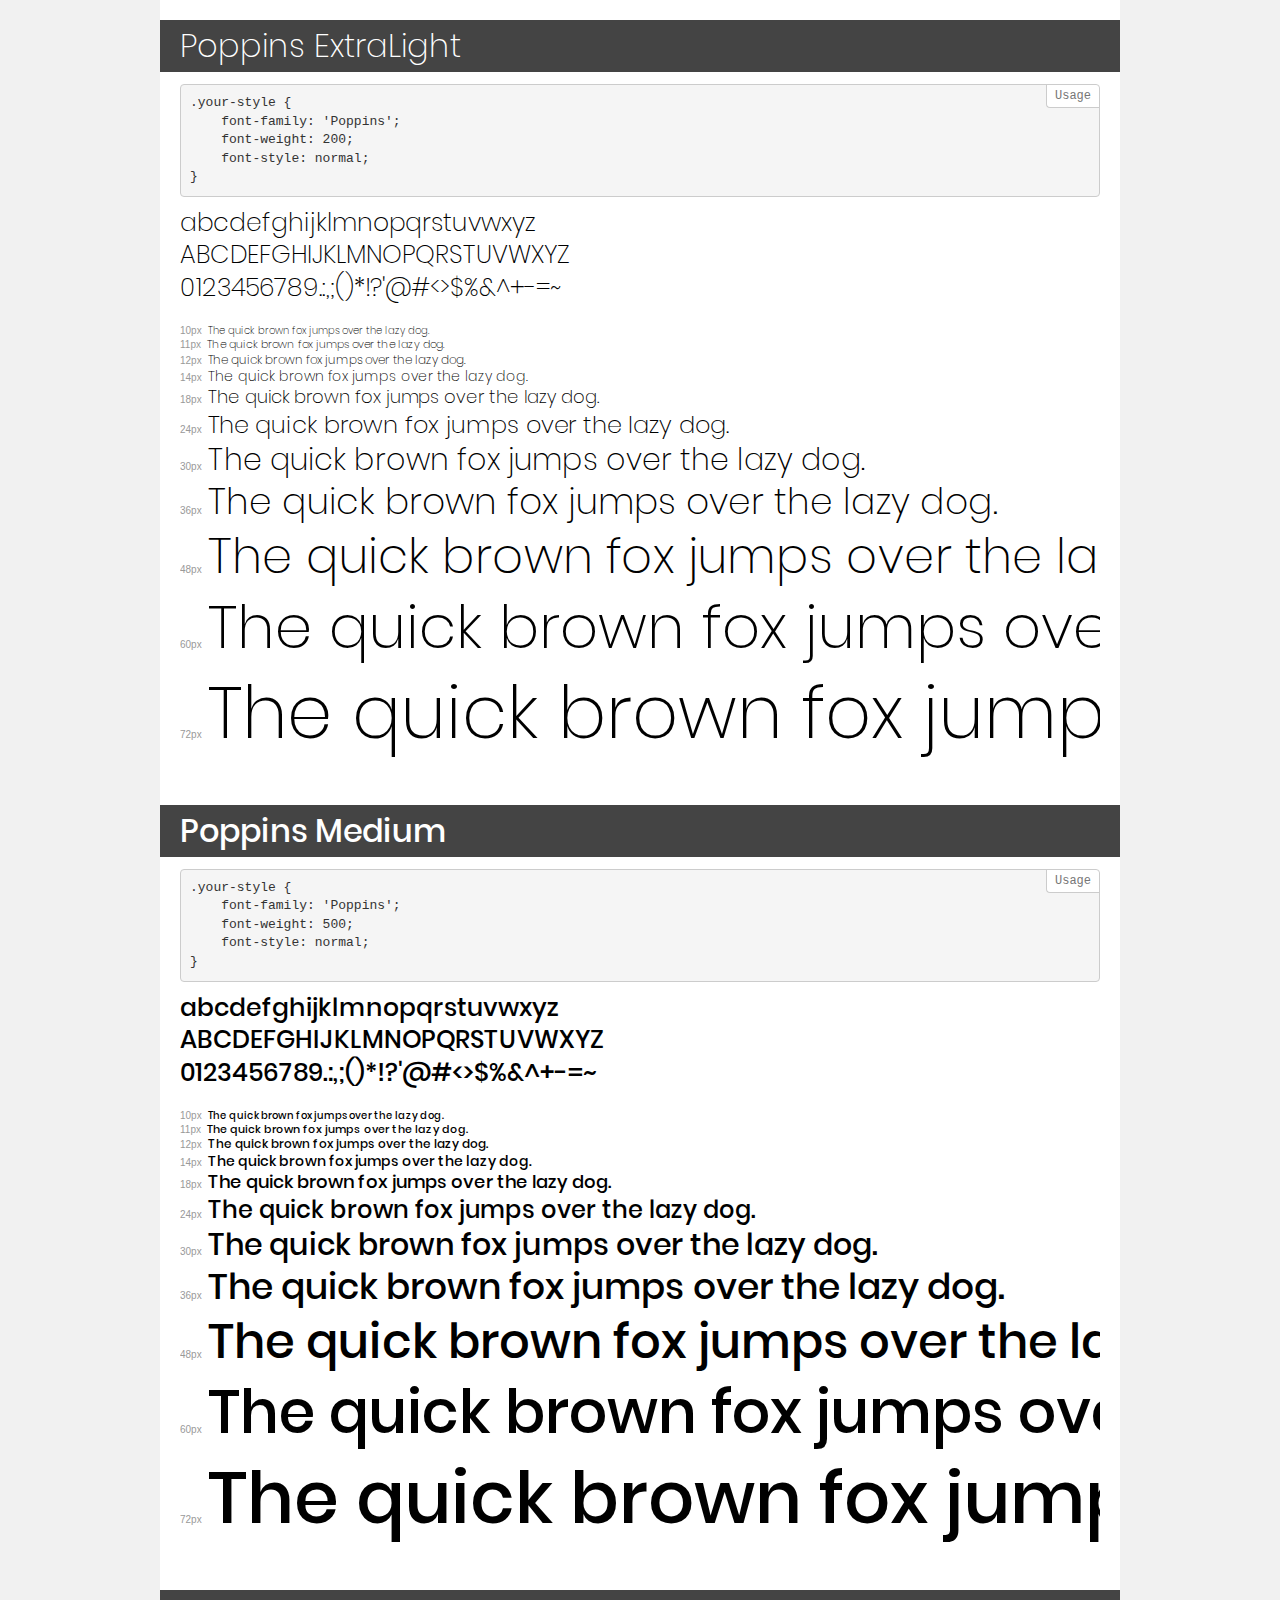
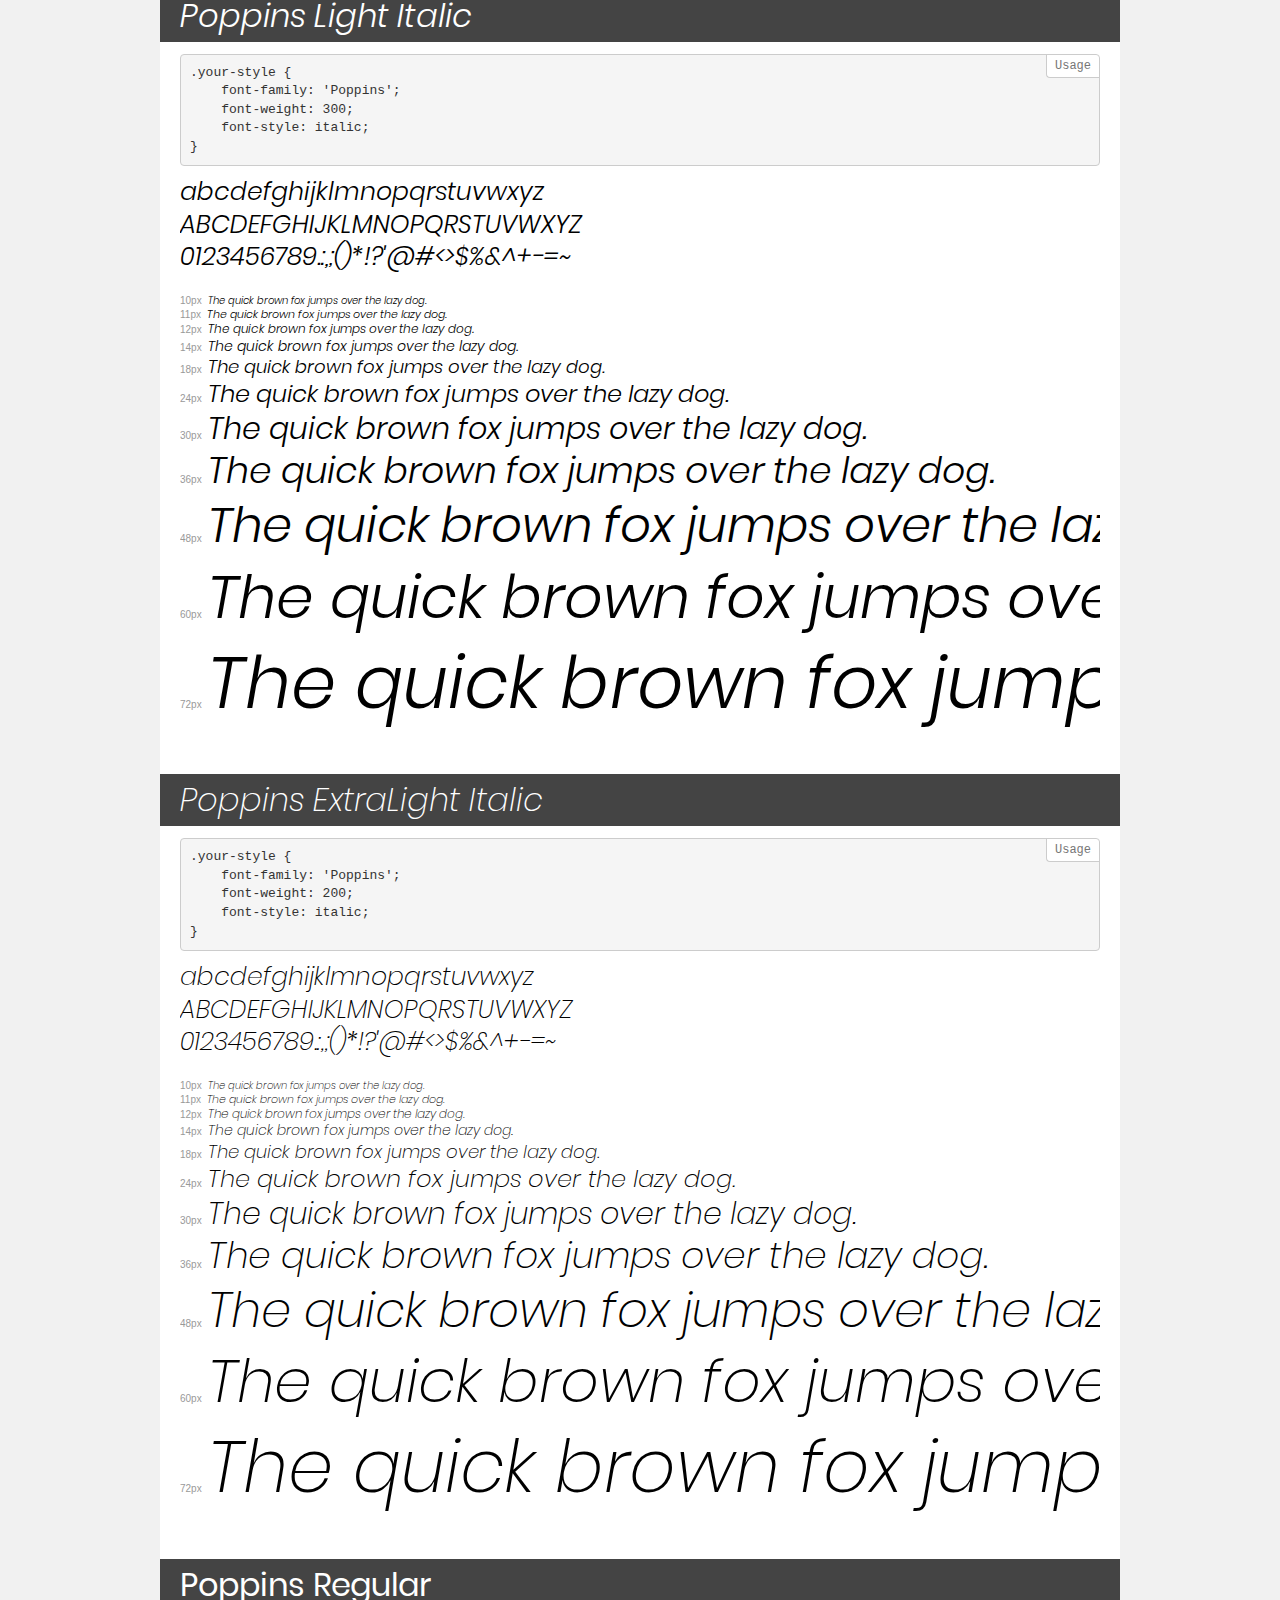
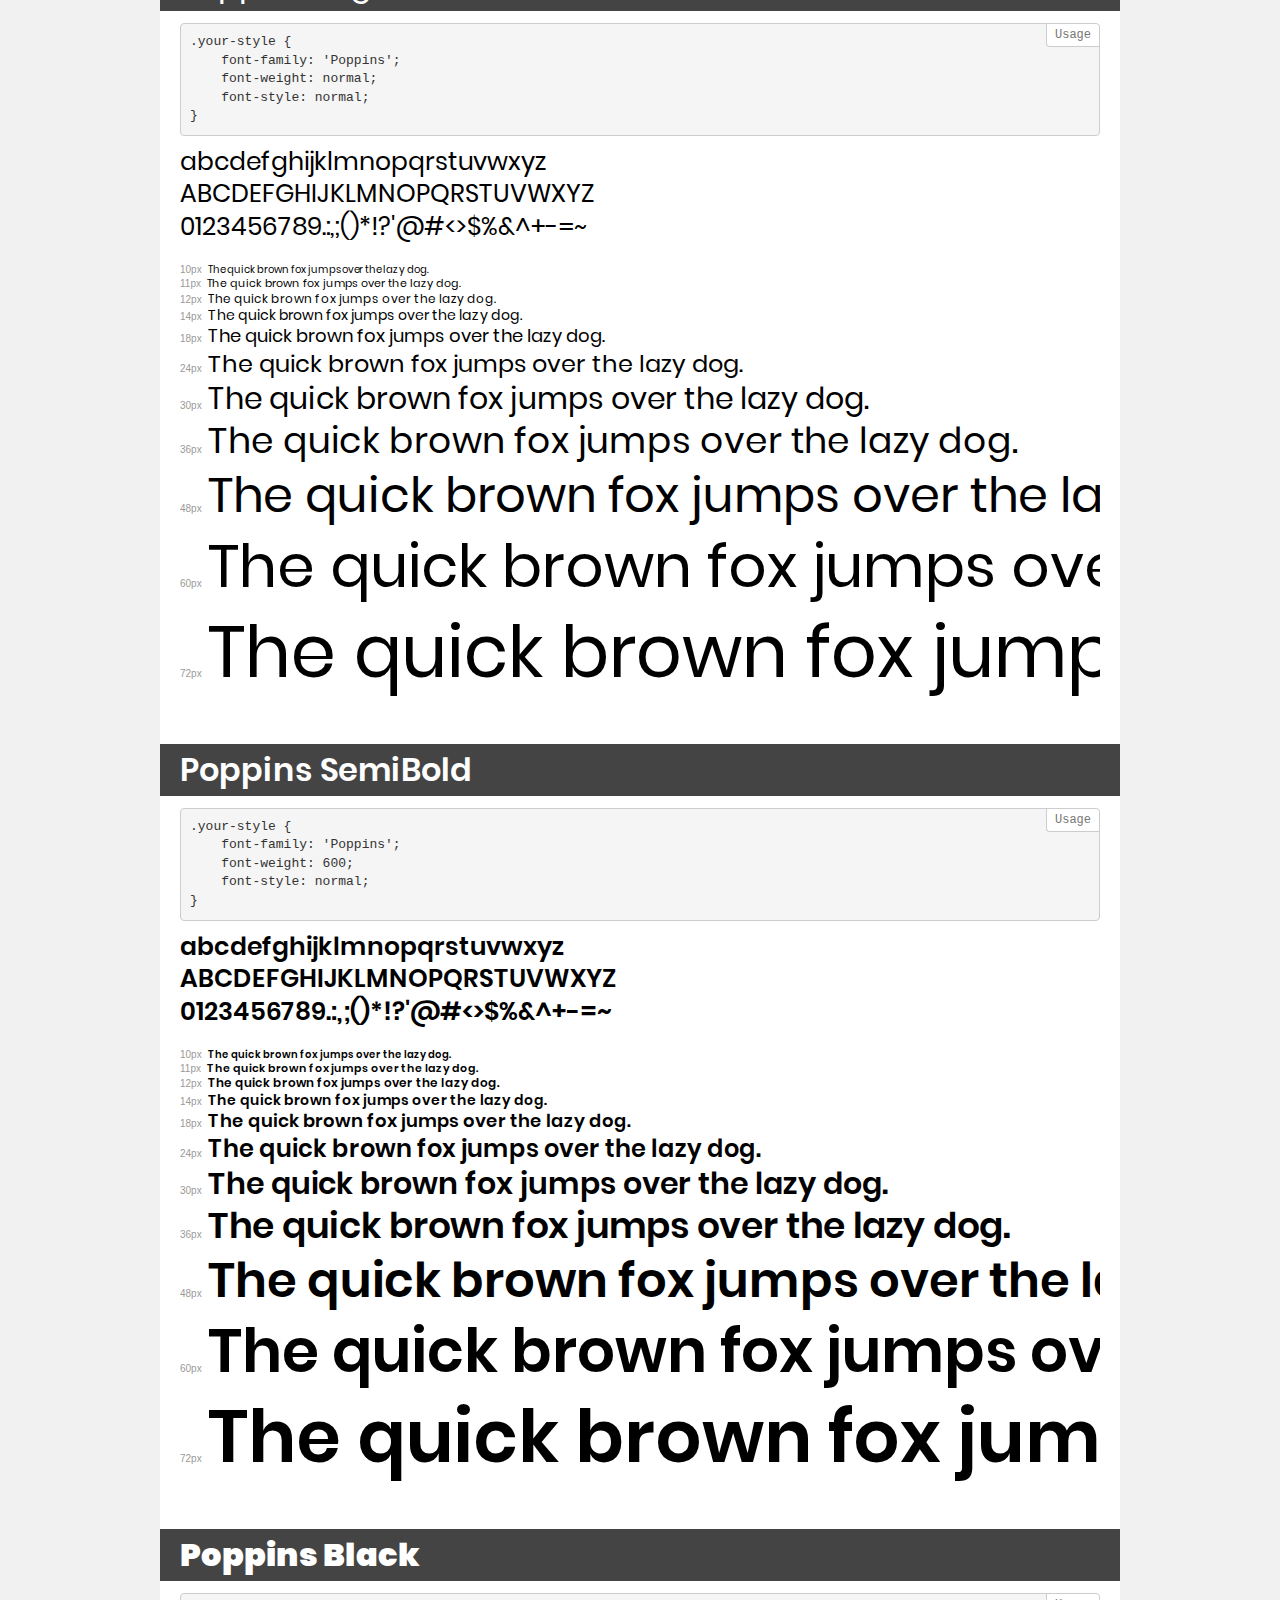
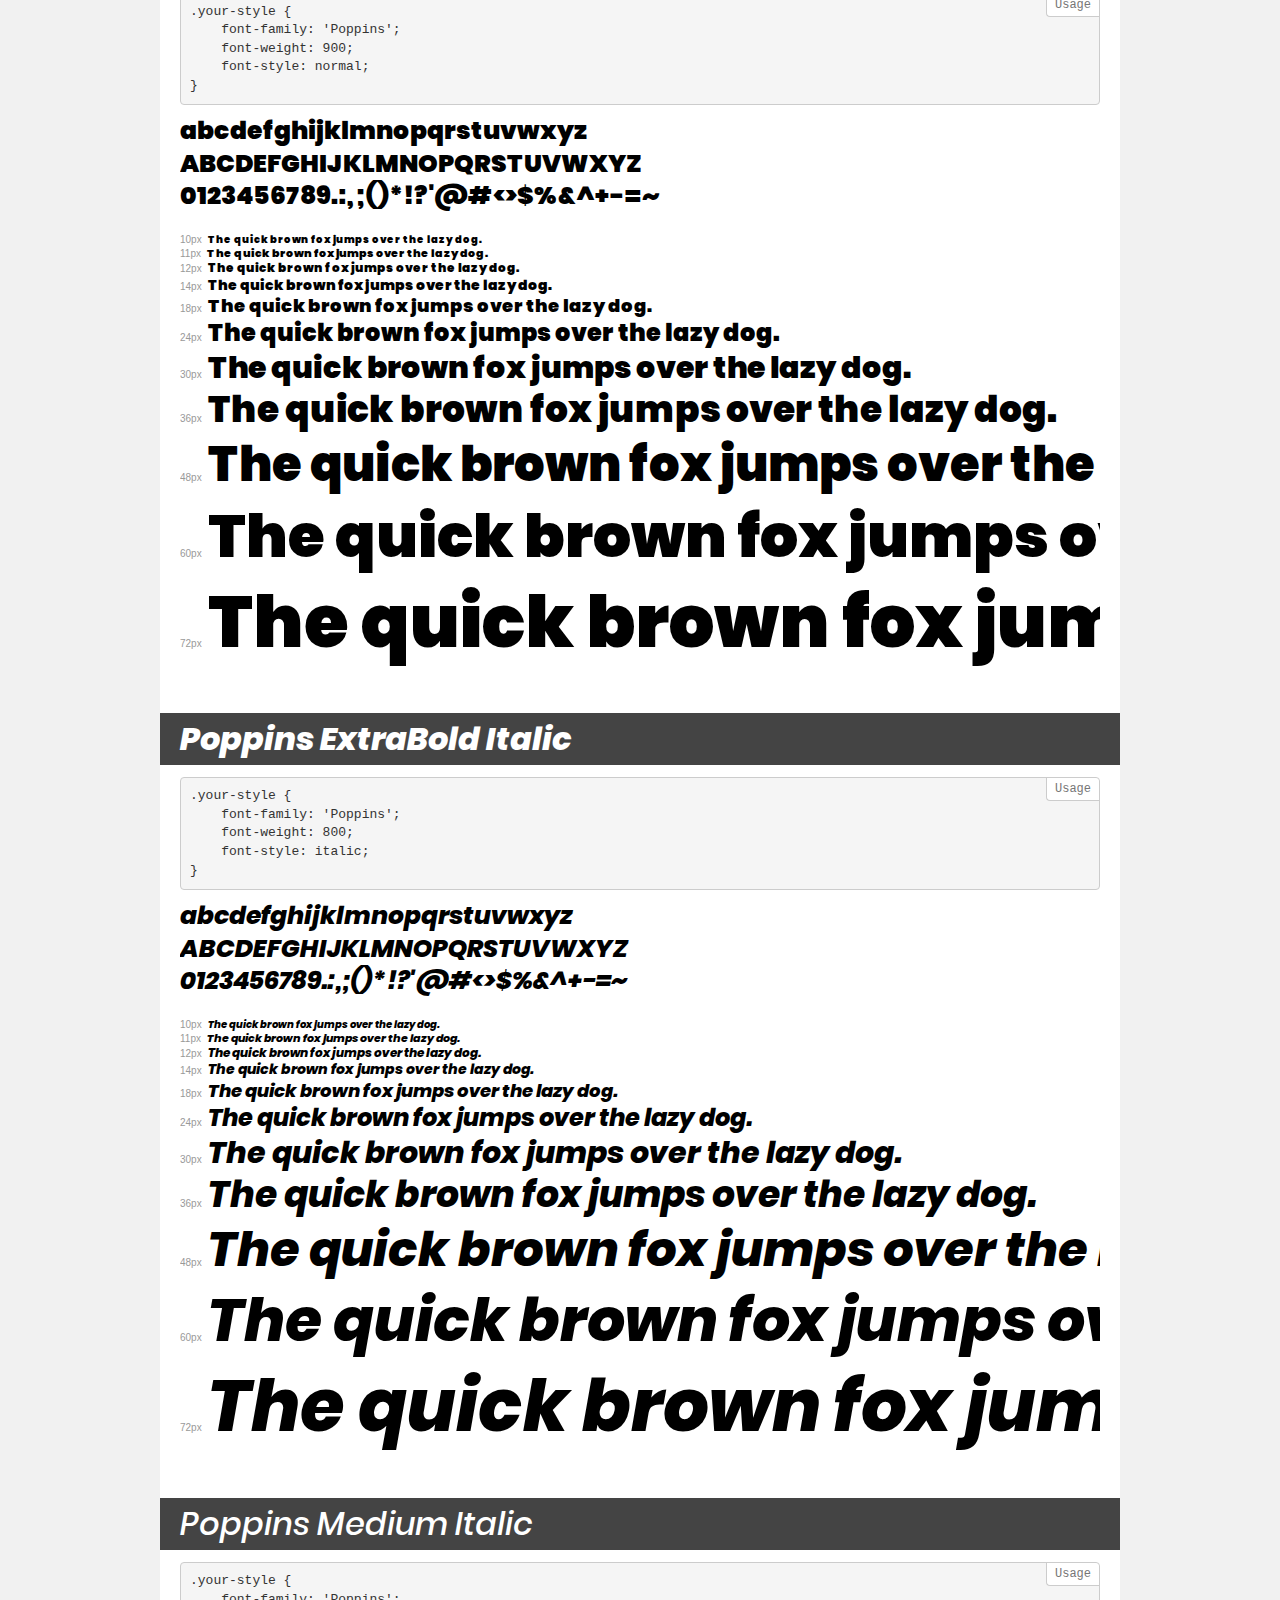
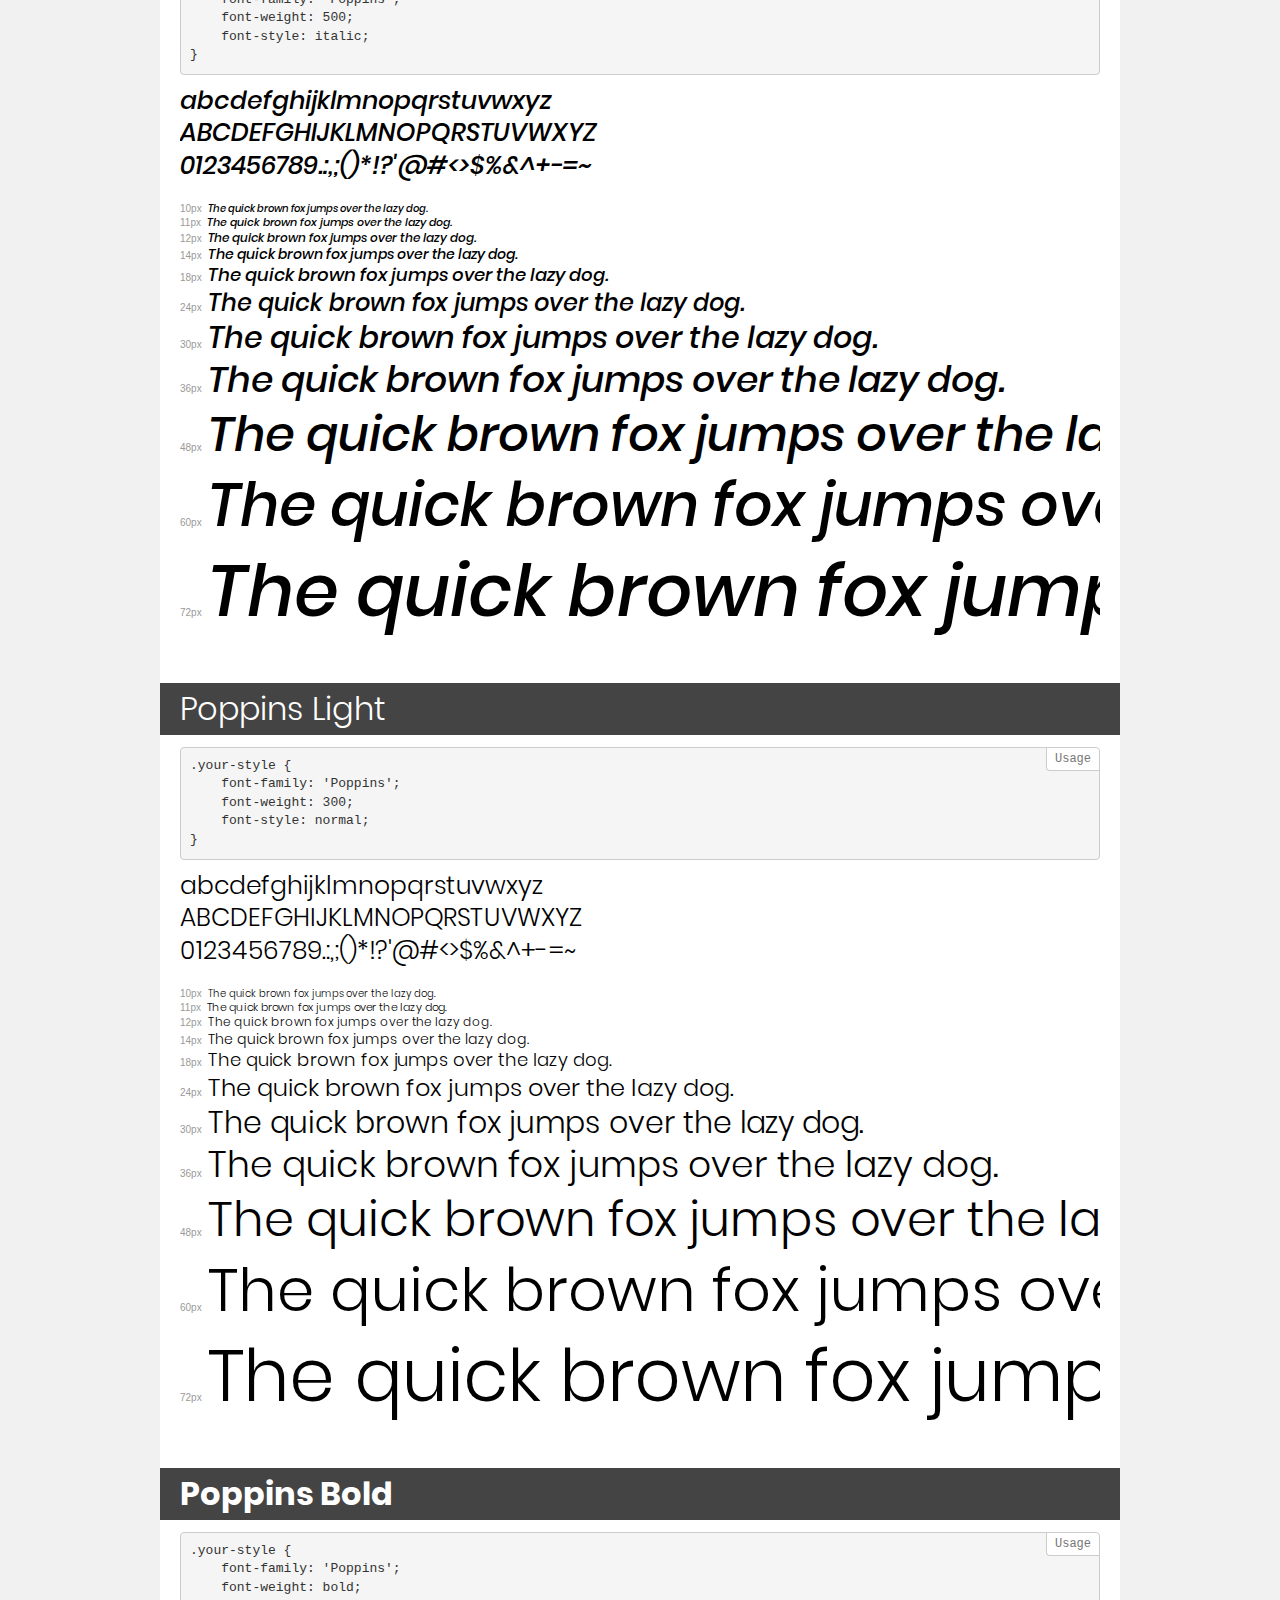
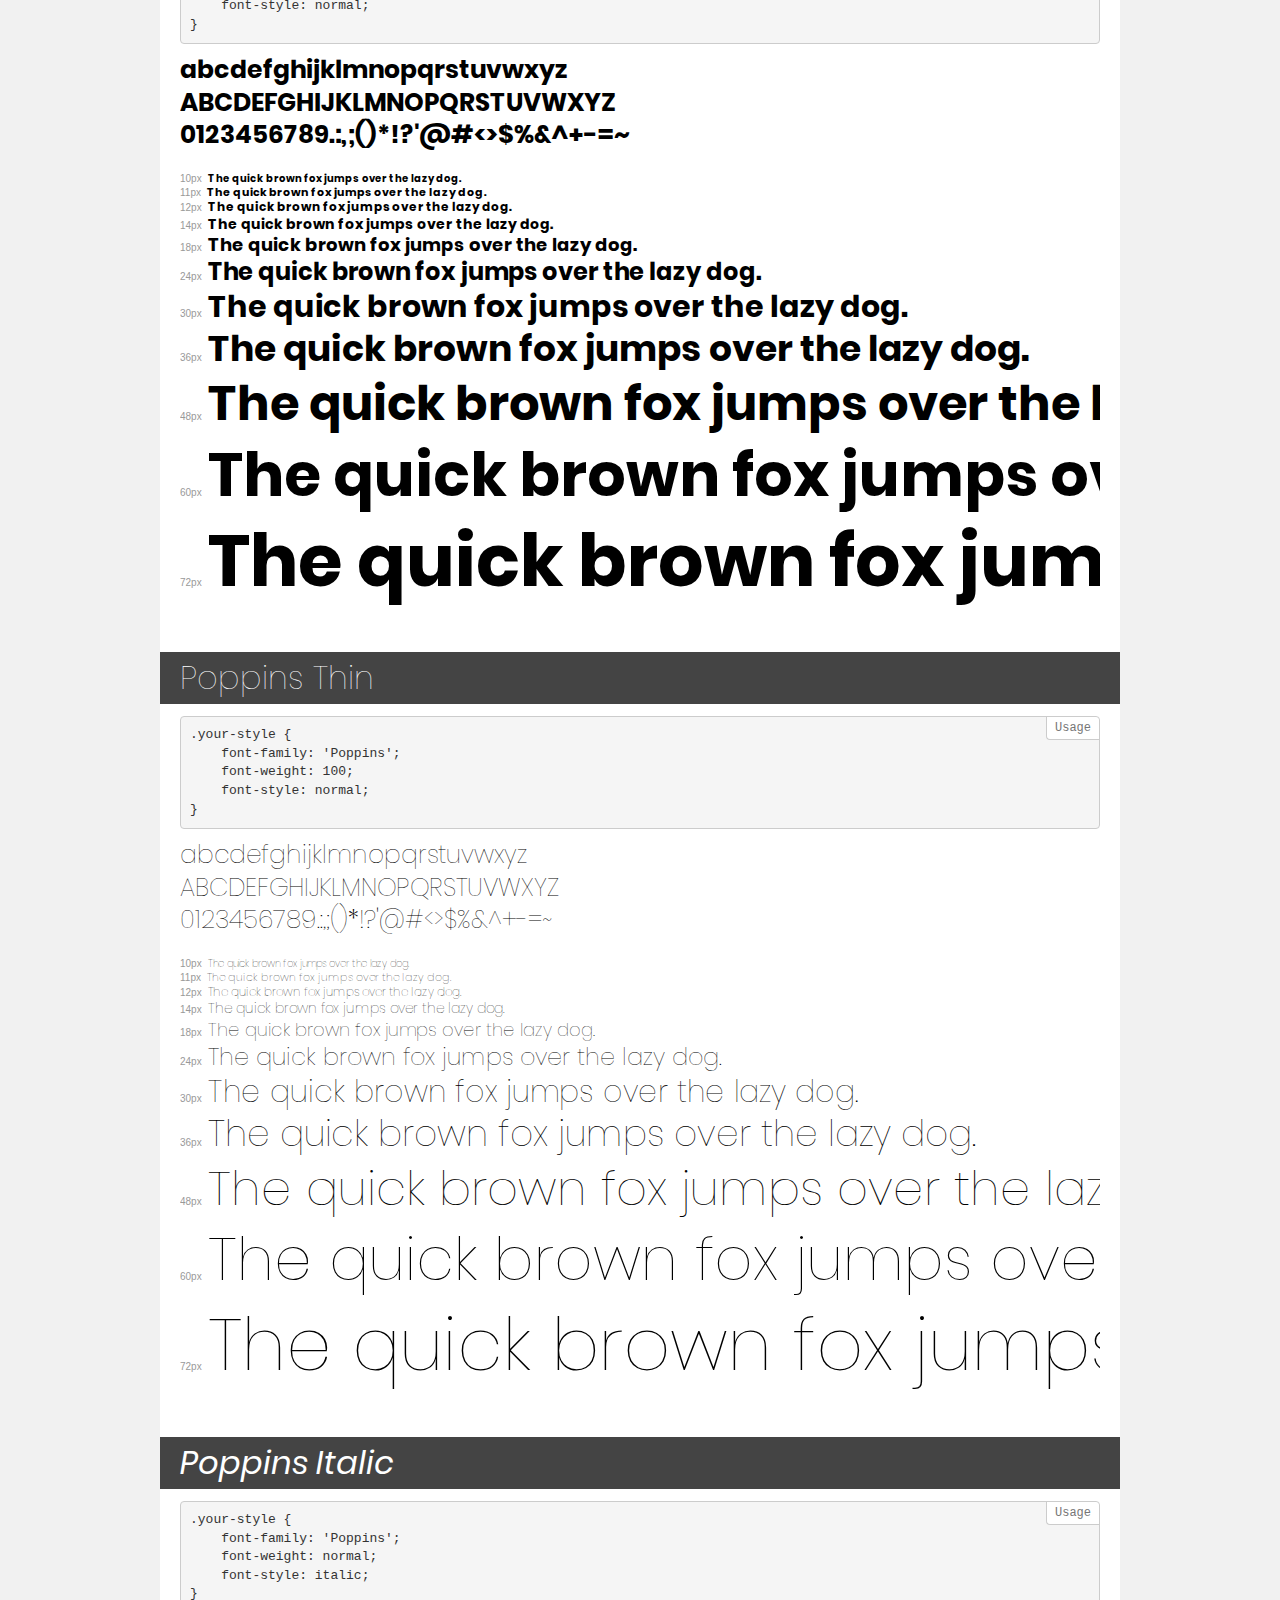
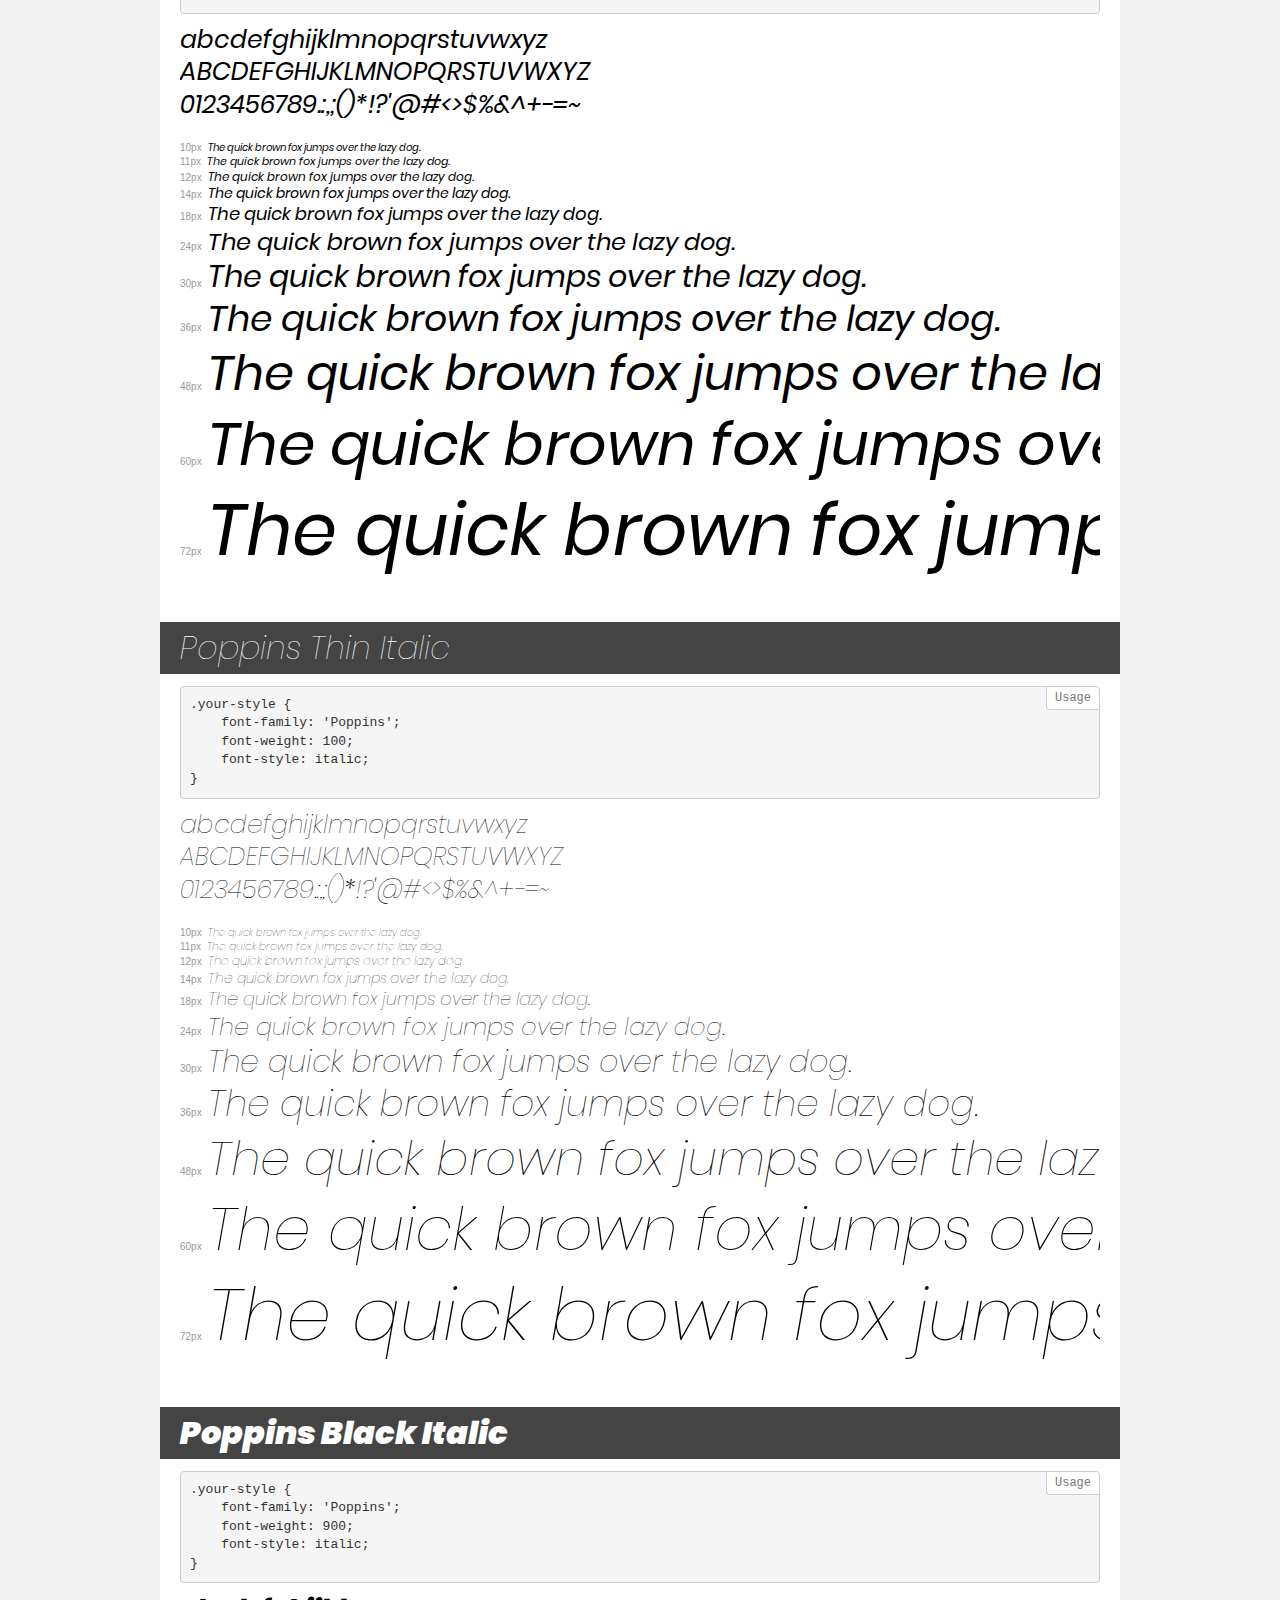
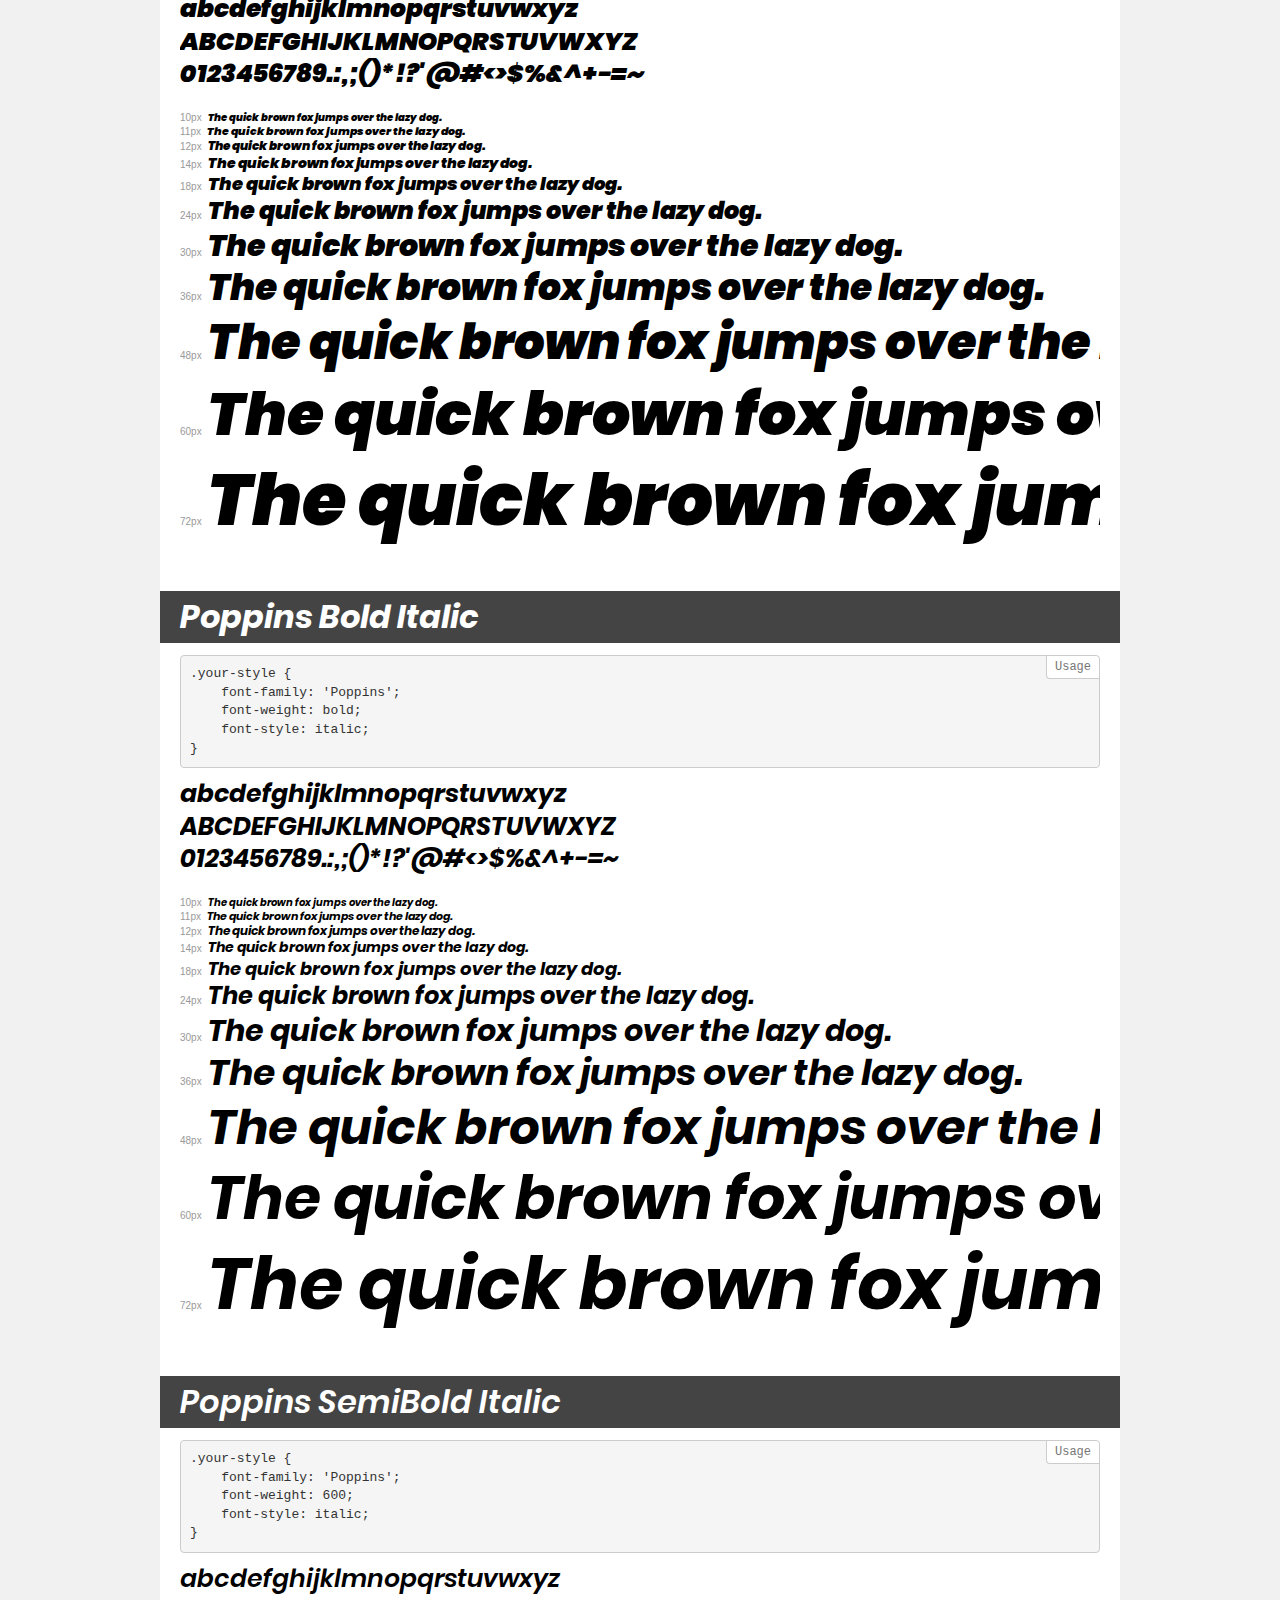
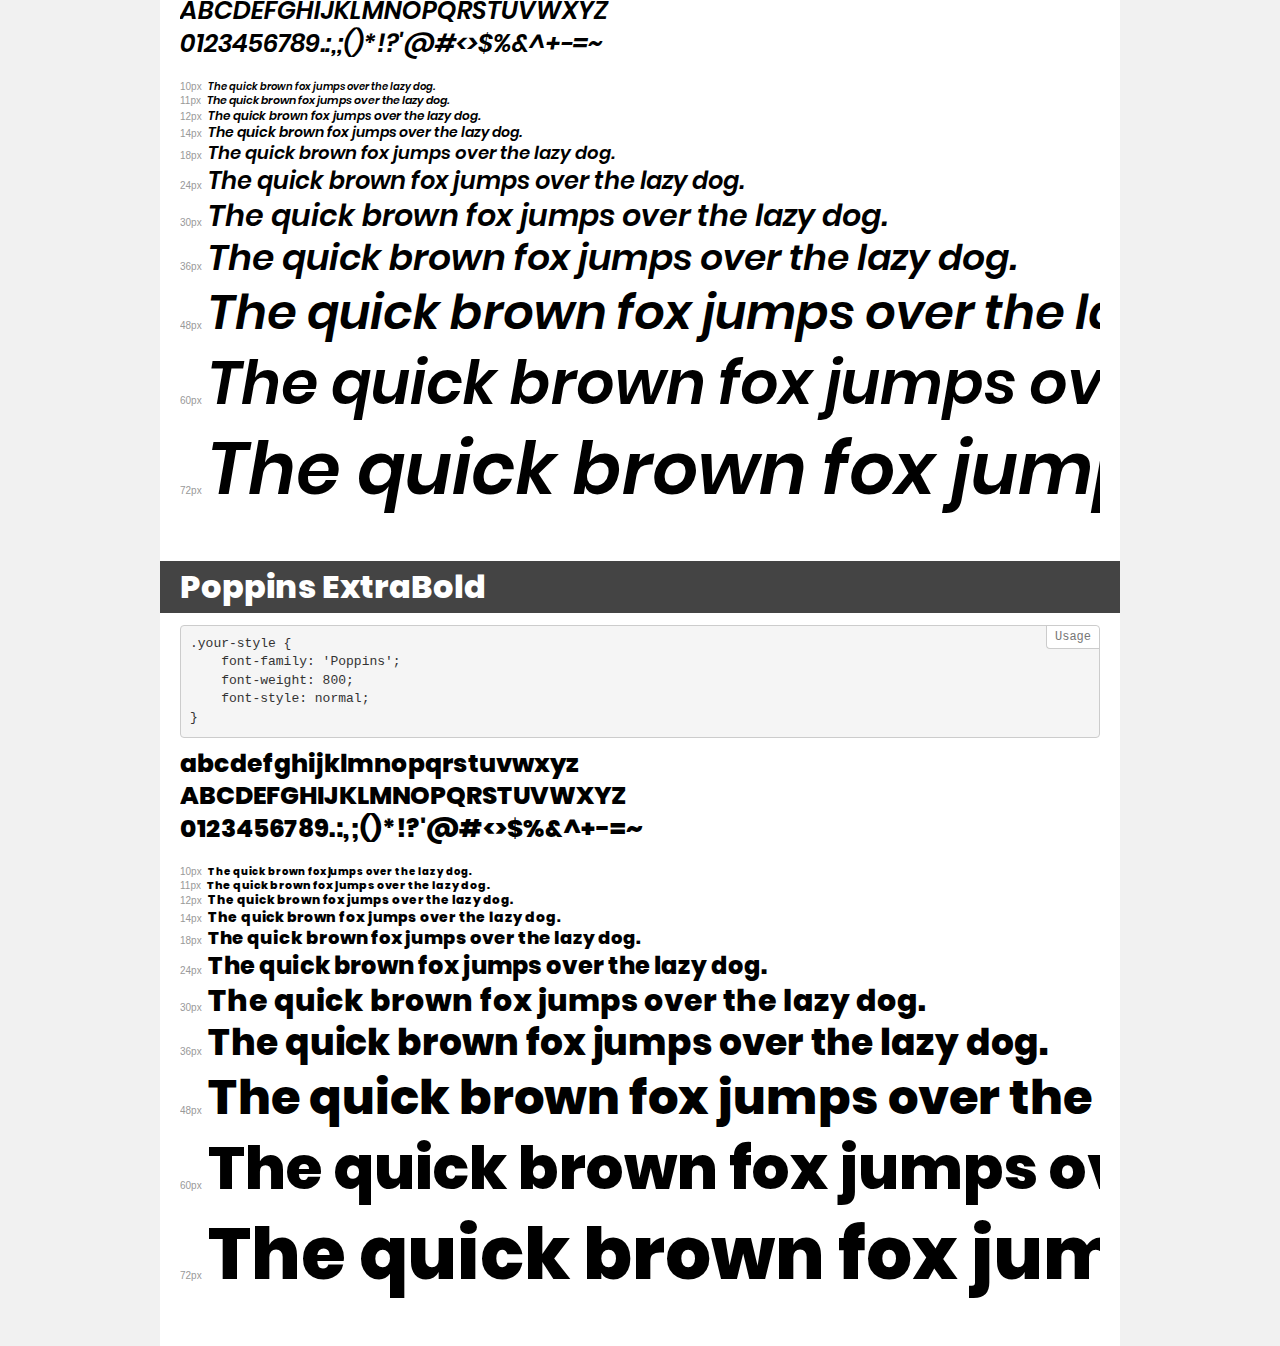
<file: assets/fonts/Poppins/demo.html>
<!DOCTYPE html>
<html>
<head>
    <meta charset="utf-8">
    <meta http-equiv="X-UA-Compatible" content="IE=edge">
    <meta name="viewport" content="width=device-width, initial-scale=1">
    <meta name="robots" content="noindex, noarchive">
    <meta name="format-detection" content="telephone=no">
    <title>Transfonter demo</title>
    <link href="stylesheet.css" rel="stylesheet">
    <style>
        /*
        http://meyerweb.com/eric/tools/css/reset/
        v2.0 | 20110126
        License: none (public domain)
        */
        html, body, div, span, applet, object, iframe,
        h1, h2, h3, h4, h5, h6, p, blockquote, pre,
        a, abbr, acronym, address, big, cite, code,
        del, dfn, em, img, ins, kbd, q, s, samp,
        small, strike, strong, sub, sup, tt, var,
        b, u, i, center,
        dl, dt, dd, ol, ul, li,
        fieldset, form, label, legend,
        table, caption, tbody, tfoot, thead, tr, th, td,
        article, aside, canvas, details, embed,
        figure, figcaption, footer, header, hgroup,
        menu, nav, output, ruby, section, summary,
        time, mark, audio, video {
            margin: 0;
            padding: 0;
            border: 0;
            font-size: 100%;
            font: inherit;
            vertical-align: baseline;
        }
        /* HTML5 display-role reset for older browsers */
        article, aside, details, figcaption, figure,
        footer, header, hgroup, menu, nav, section {
            display: block;
        }
        body {
            line-height: 1;
        }
        ol, ul {
            list-style: none;
        }
        blockquote, q {
            quotes: none;
        }
        blockquote:before, blockquote:after,
        q:before, q:after {
            content: '';
            content: none;
        }
        table {
            border-collapse: collapse;
            border-spacing: 0;
        }
        /* common styles */
        body {
            background: #f1f1f1;
            color: #000;
        }
        .page {
            background: #fff;
            width: 920px;
            margin: 0 auto;
            padding: 20px 20px 0 20px;
            overflow: hidden;
        }
        .font-container {
            overflow-x: auto;
            overflow-y: hidden;
            margin-bottom: 40px;
            line-height: 1.3;
            white-space: nowrap;
            padding-bottom: 5px;
        }
        h1 {
            position: relative;
            background: #444;
            font-size: 32px;
            color: #fff;
            padding: 10px 20px;
            margin: 0 -20px 12px -20px;
        }
        .letters {
            font-size: 25px;
            margin-bottom: 20px;
        }
        .s10:before {
            content: '10px';
        }
        .s11:before {
            content: '11px';
        }
        .s12:before {
            content: '12px';
        }
        .s14:before {
            content: '14px';
        }
        .s18:before {
            content: '18px';
        }
        .s24:before {
            content: '24px';
        }
        .s30:before {
            content: '30px';
        }
        .s36:before {
            content: '36px';
        }
        .s48:before {
            content: '48px';
        }
        .s60:before {
            content: '60px';
        }
        .s72:before {
            content: '72px';
        }
        .s10:before, .s11:before, .s12:before, .s14:before,
        .s18:before, .s24:before, .s30:before, .s36:before,
        .s48:before, .s60:before, .s72:before {
            font-family: Arial, sans-serif;
            font-size: 10px;
            font-weight: normal;
            font-style: normal;
            color: #999;
            padding-right: 6px;
        }
        pre {
            display: block;
            position: relative;
            padding: 9px;
            margin: 0 0 10px;
            font-family: Monaco, Menlo, Consolas, "Courier New", monospace !important;
            font-size: 13px;
            line-height: 1.428571429;
            color: #333;
            font-weight: normal !important;
            font-style: normal !important;
            background-color: #f5f5f5;
            border: 1px solid #ccc;
            overflow-x: auto;
            border-radius: 4px;
        }
        pre:after {
            display: block;
            position: absolute;
            right: 0;
            top: 0;
            content: 'Usage';
            line-height: 1;
            padding: 5px 8px;
            font-size: 12px;
            color: #767676;
            background-color: #fff;
            border: 1px solid #ccc;
            border-right: none;
            border-top: none;
            border-radius: 0 4px 0 4px;
            z-index: 10;
        }
        /* responsive */
        @media (max-width: 959px) {
            .page {
                width: auto;
                margin: 0;
            }
        }
    </style>
</head>
<body>
<div class="page">
    <div class="demo" style="font-family: 'Poppins'; font-weight: 200; font-style: normal;">
        <h1>Poppins ExtraLight</h1>
        <pre>.your-style {
    font-family: 'Poppins';
    font-weight: 200;
    font-style: normal;
}</pre>
        <div class="font-container">
            <p class="letters">
                abcdefghijklmnopqrstuvwxyz<br>
ABCDEFGHIJKLMNOPQRSTUVWXYZ<br>
                0123456789.:,;()*!?'@#<>$%&^+-=~
            </p>
            <p class="s10" style="font-size: 10px;">The quick brown fox jumps over the lazy dog.</p>
            <p class="s11" style="font-size: 11px;">The quick brown fox jumps over the lazy dog.</p>
            <p class="s12" style="font-size: 12px;">The quick brown fox jumps over the lazy dog.</p>
            <p class="s14" style="font-size: 14px;">The quick brown fox jumps over the lazy dog.</p>
            <p class="s18" style="font-size: 18px;">The quick brown fox jumps over the lazy dog.</p>
            <p class="s24" style="font-size: 24px;">The quick brown fox jumps over the lazy dog.</p>
            <p class="s30" style="font-size: 30px;">The quick brown fox jumps over the lazy dog.</p>
            <p class="s36" style="font-size: 36px;">The quick brown fox jumps over the lazy dog.</p>
            <p class="s48" style="font-size: 48px;">The quick brown fox jumps over the lazy dog.</p>
            <p class="s60" style="font-size: 60px;">The quick brown fox jumps over the lazy dog.</p>
            <p class="s72" style="font-size: 72px;">The quick brown fox jumps over the lazy dog.</p>
        </div>
    </div>
    <div class="demo" style="font-family: 'Poppins'; font-weight: 500; font-style: normal;">
        <h1>Poppins Medium</h1>
        <pre>.your-style {
    font-family: 'Poppins';
    font-weight: 500;
    font-style: normal;
}</pre>
        <div class="font-container">
            <p class="letters">
                abcdefghijklmnopqrstuvwxyz<br>
ABCDEFGHIJKLMNOPQRSTUVWXYZ<br>
                0123456789.:,;()*!?'@#<>$%&^+-=~
            </p>
            <p class="s10" style="font-size: 10px;">The quick brown fox jumps over the lazy dog.</p>
            <p class="s11" style="font-size: 11px;">The quick brown fox jumps over the lazy dog.</p>
            <p class="s12" style="font-size: 12px;">The quick brown fox jumps over the lazy dog.</p>
            <p class="s14" style="font-size: 14px;">The quick brown fox jumps over the lazy dog.</p>
            <p class="s18" style="font-size: 18px;">The quick brown fox jumps over the lazy dog.</p>
            <p class="s24" style="font-size: 24px;">The quick brown fox jumps over the lazy dog.</p>
            <p class="s30" style="font-size: 30px;">The quick brown fox jumps over the lazy dog.</p>
            <p class="s36" style="font-size: 36px;">The quick brown fox jumps over the lazy dog.</p>
            <p class="s48" style="font-size: 48px;">The quick brown fox jumps over the lazy dog.</p>
            <p class="s60" style="font-size: 60px;">The quick brown fox jumps over the lazy dog.</p>
            <p class="s72" style="font-size: 72px;">The quick brown fox jumps over the lazy dog.</p>
        </div>
    </div>
    <div class="demo" style="font-family: 'Poppins'; font-weight: 300; font-style: italic;">
        <h1>Poppins Light Italic</h1>
        <pre>.your-style {
    font-family: 'Poppins';
    font-weight: 300;
    font-style: italic;
}</pre>
        <div class="font-container">
            <p class="letters">
                abcdefghijklmnopqrstuvwxyz<br>
ABCDEFGHIJKLMNOPQRSTUVWXYZ<br>
                0123456789.:,;()*!?'@#<>$%&^+-=~
            </p>
            <p class="s10" style="font-size: 10px;">The quick brown fox jumps over the lazy dog.</p>
            <p class="s11" style="font-size: 11px;">The quick brown fox jumps over the lazy dog.</p>
            <p class="s12" style="font-size: 12px;">The quick brown fox jumps over the lazy dog.</p>
            <p class="s14" style="font-size: 14px;">The quick brown fox jumps over the lazy dog.</p>
            <p class="s18" style="font-size: 18px;">The quick brown fox jumps over the lazy dog.</p>
            <p class="s24" style="font-size: 24px;">The quick brown fox jumps over the lazy dog.</p>
            <p class="s30" style="font-size: 30px;">The quick brown fox jumps over the lazy dog.</p>
            <p class="s36" style="font-size: 36px;">The quick brown fox jumps over the lazy dog.</p>
            <p class="s48" style="font-size: 48px;">The quick brown fox jumps over the lazy dog.</p>
            <p class="s60" style="font-size: 60px;">The quick brown fox jumps over the lazy dog.</p>
            <p class="s72" style="font-size: 72px;">The quick brown fox jumps over the lazy dog.</p>
        </div>
    </div>
    <div class="demo" style="font-family: 'Poppins'; font-weight: 200; font-style: italic;">
        <h1>Poppins ExtraLight Italic</h1>
        <pre>.your-style {
    font-family: 'Poppins';
    font-weight: 200;
    font-style: italic;
}</pre>
        <div class="font-container">
            <p class="letters">
                abcdefghijklmnopqrstuvwxyz<br>
ABCDEFGHIJKLMNOPQRSTUVWXYZ<br>
                0123456789.:,;()*!?'@#<>$%&^+-=~
            </p>
            <p class="s10" style="font-size: 10px;">The quick brown fox jumps over the lazy dog.</p>
            <p class="s11" style="font-size: 11px;">The quick brown fox jumps over the lazy dog.</p>
            <p class="s12" style="font-size: 12px;">The quick brown fox jumps over the lazy dog.</p>
            <p class="s14" style="font-size: 14px;">The quick brown fox jumps over the lazy dog.</p>
            <p class="s18" style="font-size: 18px;">The quick brown fox jumps over the lazy dog.</p>
            <p class="s24" style="font-size: 24px;">The quick brown fox jumps over the lazy dog.</p>
            <p class="s30" style="font-size: 30px;">The quick brown fox jumps over the lazy dog.</p>
            <p class="s36" style="font-size: 36px;">The quick brown fox jumps over the lazy dog.</p>
            <p class="s48" style="font-size: 48px;">The quick brown fox jumps over the lazy dog.</p>
            <p class="s60" style="font-size: 60px;">The quick brown fox jumps over the lazy dog.</p>
            <p class="s72" style="font-size: 72px;">The quick brown fox jumps over the lazy dog.</p>
        </div>
    </div>
    <div class="demo" style="font-family: 'Poppins'; font-weight: normal; font-style: normal;">
        <h1>Poppins Regular</h1>
        <pre>.your-style {
    font-family: 'Poppins';
    font-weight: normal;
    font-style: normal;
}</pre>
        <div class="font-container">
            <p class="letters">
                abcdefghijklmnopqrstuvwxyz<br>
ABCDEFGHIJKLMNOPQRSTUVWXYZ<br>
                0123456789.:,;()*!?'@#<>$%&^+-=~
            </p>
            <p class="s10" style="font-size: 10px;">The quick brown fox jumps over the lazy dog.</p>
            <p class="s11" style="font-size: 11px;">The quick brown fox jumps over the lazy dog.</p>
            <p class="s12" style="font-size: 12px;">The quick brown fox jumps over the lazy dog.</p>
            <p class="s14" style="font-size: 14px;">The quick brown fox jumps over the lazy dog.</p>
            <p class="s18" style="font-size: 18px;">The quick brown fox jumps over the lazy dog.</p>
            <p class="s24" style="font-size: 24px;">The quick brown fox jumps over the lazy dog.</p>
            <p class="s30" style="font-size: 30px;">The quick brown fox jumps over the lazy dog.</p>
            <p class="s36" style="font-size: 36px;">The quick brown fox jumps over the lazy dog.</p>
            <p class="s48" style="font-size: 48px;">The quick brown fox jumps over the lazy dog.</p>
            <p class="s60" style="font-size: 60px;">The quick brown fox jumps over the lazy dog.</p>
            <p class="s72" style="font-size: 72px;">The quick brown fox jumps over the lazy dog.</p>
        </div>
    </div>
    <div class="demo" style="font-family: 'Poppins'; font-weight: 600; font-style: normal;">
        <h1>Poppins SemiBold</h1>
        <pre>.your-style {
    font-family: 'Poppins';
    font-weight: 600;
    font-style: normal;
}</pre>
        <div class="font-container">
            <p class="letters">
                abcdefghijklmnopqrstuvwxyz<br>
ABCDEFGHIJKLMNOPQRSTUVWXYZ<br>
                0123456789.:,;()*!?'@#<>$%&^+-=~
            </p>
            <p class="s10" style="font-size: 10px;">The quick brown fox jumps over the lazy dog.</p>
            <p class="s11" style="font-size: 11px;">The quick brown fox jumps over the lazy dog.</p>
            <p class="s12" style="font-size: 12px;">The quick brown fox jumps over the lazy dog.</p>
            <p class="s14" style="font-size: 14px;">The quick brown fox jumps over the lazy dog.</p>
            <p class="s18" style="font-size: 18px;">The quick brown fox jumps over the lazy dog.</p>
            <p class="s24" style="font-size: 24px;">The quick brown fox jumps over the lazy dog.</p>
            <p class="s30" style="font-size: 30px;">The quick brown fox jumps over the lazy dog.</p>
            <p class="s36" style="font-size: 36px;">The quick brown fox jumps over the lazy dog.</p>
            <p class="s48" style="font-size: 48px;">The quick brown fox jumps over the lazy dog.</p>
            <p class="s60" style="font-size: 60px;">The quick brown fox jumps over the lazy dog.</p>
            <p class="s72" style="font-size: 72px;">The quick brown fox jumps over the lazy dog.</p>
        </div>
    </div>
    <div class="demo" style="font-family: 'Poppins'; font-weight: 900; font-style: normal;">
        <h1>Poppins Black</h1>
        <pre>.your-style {
    font-family: 'Poppins';
    font-weight: 900;
    font-style: normal;
}</pre>
        <div class="font-container">
            <p class="letters">
                abcdefghijklmnopqrstuvwxyz<br>
ABCDEFGHIJKLMNOPQRSTUVWXYZ<br>
                0123456789.:,;()*!?'@#<>$%&^+-=~
            </p>
            <p class="s10" style="font-size: 10px;">The quick brown fox jumps over the lazy dog.</p>
            <p class="s11" style="font-size: 11px;">The quick brown fox jumps over the lazy dog.</p>
            <p class="s12" style="font-size: 12px;">The quick brown fox jumps over the lazy dog.</p>
            <p class="s14" style="font-size: 14px;">The quick brown fox jumps over the lazy dog.</p>
            <p class="s18" style="font-size: 18px;">The quick brown fox jumps over the lazy dog.</p>
            <p class="s24" style="font-size: 24px;">The quick brown fox jumps over the lazy dog.</p>
            <p class="s30" style="font-size: 30px;">The quick brown fox jumps over the lazy dog.</p>
            <p class="s36" style="font-size: 36px;">The quick brown fox jumps over the lazy dog.</p>
            <p class="s48" style="font-size: 48px;">The quick brown fox jumps over the lazy dog.</p>
            <p class="s60" style="font-size: 60px;">The quick brown fox jumps over the lazy dog.</p>
            <p class="s72" style="font-size: 72px;">The quick brown fox jumps over the lazy dog.</p>
        </div>
    </div>
    <div class="demo" style="font-family: 'Poppins'; font-weight: 800; font-style: italic;">
        <h1>Poppins ExtraBold Italic</h1>
        <pre>.your-style {
    font-family: 'Poppins';
    font-weight: 800;
    font-style: italic;
}</pre>
        <div class="font-container">
            <p class="letters">
                abcdefghijklmnopqrstuvwxyz<br>
ABCDEFGHIJKLMNOPQRSTUVWXYZ<br>
                0123456789.:,;()*!?'@#<>$%&^+-=~
            </p>
            <p class="s10" style="font-size: 10px;">The quick brown fox jumps over the lazy dog.</p>
            <p class="s11" style="font-size: 11px;">The quick brown fox jumps over the lazy dog.</p>
            <p class="s12" style="font-size: 12px;">The quick brown fox jumps over the lazy dog.</p>
            <p class="s14" style="font-size: 14px;">The quick brown fox jumps over the lazy dog.</p>
            <p class="s18" style="font-size: 18px;">The quick brown fox jumps over the lazy dog.</p>
            <p class="s24" style="font-size: 24px;">The quick brown fox jumps over the lazy dog.</p>
            <p class="s30" style="font-size: 30px;">The quick brown fox jumps over the lazy dog.</p>
            <p class="s36" style="font-size: 36px;">The quick brown fox jumps over the lazy dog.</p>
            <p class="s48" style="font-size: 48px;">The quick brown fox jumps over the lazy dog.</p>
            <p class="s60" style="font-size: 60px;">The quick brown fox jumps over the lazy dog.</p>
            <p class="s72" style="font-size: 72px;">The quick brown fox jumps over the lazy dog.</p>
        </div>
    </div>
    <div class="demo" style="font-family: 'Poppins'; font-weight: 500; font-style: italic;">
        <h1>Poppins Medium Italic</h1>
        <pre>.your-style {
    font-family: 'Poppins';
    font-weight: 500;
    font-style: italic;
}</pre>
        <div class="font-container">
            <p class="letters">
                abcdefghijklmnopqrstuvwxyz<br>
ABCDEFGHIJKLMNOPQRSTUVWXYZ<br>
                0123456789.:,;()*!?'@#<>$%&^+-=~
            </p>
            <p class="s10" style="font-size: 10px;">The quick brown fox jumps over the lazy dog.</p>
            <p class="s11" style="font-size: 11px;">The quick brown fox jumps over the lazy dog.</p>
            <p class="s12" style="font-size: 12px;">The quick brown fox jumps over the lazy dog.</p>
            <p class="s14" style="font-size: 14px;">The quick brown fox jumps over the lazy dog.</p>
            <p class="s18" style="font-size: 18px;">The quick brown fox jumps over the lazy dog.</p>
            <p class="s24" style="font-size: 24px;">The quick brown fox jumps over the lazy dog.</p>
            <p class="s30" style="font-size: 30px;">The quick brown fox jumps over the lazy dog.</p>
            <p class="s36" style="font-size: 36px;">The quick brown fox jumps over the lazy dog.</p>
            <p class="s48" style="font-size: 48px;">The quick brown fox jumps over the lazy dog.</p>
            <p class="s60" style="font-size: 60px;">The quick brown fox jumps over the lazy dog.</p>
            <p class="s72" style="font-size: 72px;">The quick brown fox jumps over the lazy dog.</p>
        </div>
    </div>
    <div class="demo" style="font-family: 'Poppins'; font-weight: 300; font-style: normal;">
        <h1>Poppins Light</h1>
        <pre>.your-style {
    font-family: 'Poppins';
    font-weight: 300;
    font-style: normal;
}</pre>
        <div class="font-container">
            <p class="letters">
                abcdefghijklmnopqrstuvwxyz<br>
ABCDEFGHIJKLMNOPQRSTUVWXYZ<br>
                0123456789.:,;()*!?'@#<>$%&^+-=~
            </p>
            <p class="s10" style="font-size: 10px;">The quick brown fox jumps over the lazy dog.</p>
            <p class="s11" style="font-size: 11px;">The quick brown fox jumps over the lazy dog.</p>
            <p class="s12" style="font-size: 12px;">The quick brown fox jumps over the lazy dog.</p>
            <p class="s14" style="font-size: 14px;">The quick brown fox jumps over the lazy dog.</p>
            <p class="s18" style="font-size: 18px;">The quick brown fox jumps over the lazy dog.</p>
            <p class="s24" style="font-size: 24px;">The quick brown fox jumps over the lazy dog.</p>
            <p class="s30" style="font-size: 30px;">The quick brown fox jumps over the lazy dog.</p>
            <p class="s36" style="font-size: 36px;">The quick brown fox jumps over the lazy dog.</p>
            <p class="s48" style="font-size: 48px;">The quick brown fox jumps over the lazy dog.</p>
            <p class="s60" style="font-size: 60px;">The quick brown fox jumps over the lazy dog.</p>
            <p class="s72" style="font-size: 72px;">The quick brown fox jumps over the lazy dog.</p>
        </div>
    </div>
    <div class="demo" style="font-family: 'Poppins'; font-weight: bold; font-style: normal;">
        <h1>Poppins Bold</h1>
        <pre>.your-style {
    font-family: 'Poppins';
    font-weight: bold;
    font-style: normal;
}</pre>
        <div class="font-container">
            <p class="letters">
                abcdefghijklmnopqrstuvwxyz<br>
ABCDEFGHIJKLMNOPQRSTUVWXYZ<br>
                0123456789.:,;()*!?'@#<>$%&^+-=~
            </p>
            <p class="s10" style="font-size: 10px;">The quick brown fox jumps over the lazy dog.</p>
            <p class="s11" style="font-size: 11px;">The quick brown fox jumps over the lazy dog.</p>
            <p class="s12" style="font-size: 12px;">The quick brown fox jumps over the lazy dog.</p>
            <p class="s14" style="font-size: 14px;">The quick brown fox jumps over the lazy dog.</p>
            <p class="s18" style="font-size: 18px;">The quick brown fox jumps over the lazy dog.</p>
            <p class="s24" style="font-size: 24px;">The quick brown fox jumps over the lazy dog.</p>
            <p class="s30" style="font-size: 30px;">The quick brown fox jumps over the lazy dog.</p>
            <p class="s36" style="font-size: 36px;">The quick brown fox jumps over the lazy dog.</p>
            <p class="s48" style="font-size: 48px;">The quick brown fox jumps over the lazy dog.</p>
            <p class="s60" style="font-size: 60px;">The quick brown fox jumps over the lazy dog.</p>
            <p class="s72" style="font-size: 72px;">The quick brown fox jumps over the lazy dog.</p>
        </div>
    </div>
    <div class="demo" style="font-family: 'Poppins'; font-weight: 100; font-style: normal;">
        <h1>Poppins Thin</h1>
        <pre>.your-style {
    font-family: 'Poppins';
    font-weight: 100;
    font-style: normal;
}</pre>
        <div class="font-container">
            <p class="letters">
                abcdefghijklmnopqrstuvwxyz<br>
ABCDEFGHIJKLMNOPQRSTUVWXYZ<br>
                0123456789.:,;()*!?'@#<>$%&^+-=~
            </p>
            <p class="s10" style="font-size: 10px;">The quick brown fox jumps over the lazy dog.</p>
            <p class="s11" style="font-size: 11px;">The quick brown fox jumps over the lazy dog.</p>
            <p class="s12" style="font-size: 12px;">The quick brown fox jumps over the lazy dog.</p>
            <p class="s14" style="font-size: 14px;">The quick brown fox jumps over the lazy dog.</p>
            <p class="s18" style="font-size: 18px;">The quick brown fox jumps over the lazy dog.</p>
            <p class="s24" style="font-size: 24px;">The quick brown fox jumps over the lazy dog.</p>
            <p class="s30" style="font-size: 30px;">The quick brown fox jumps over the lazy dog.</p>
            <p class="s36" style="font-size: 36px;">The quick brown fox jumps over the lazy dog.</p>
            <p class="s48" style="font-size: 48px;">The quick brown fox jumps over the lazy dog.</p>
            <p class="s60" style="font-size: 60px;">The quick brown fox jumps over the lazy dog.</p>
            <p class="s72" style="font-size: 72px;">The quick brown fox jumps over the lazy dog.</p>
        </div>
    </div>
    <div class="demo" style="font-family: 'Poppins'; font-weight: normal; font-style: italic;">
        <h1>Poppins Italic</h1>
        <pre>.your-style {
    font-family: 'Poppins';
    font-weight: normal;
    font-style: italic;
}</pre>
        <div class="font-container">
            <p class="letters">
                abcdefghijklmnopqrstuvwxyz<br>
ABCDEFGHIJKLMNOPQRSTUVWXYZ<br>
                0123456789.:,;()*!?'@#<>$%&^+-=~
            </p>
            <p class="s10" style="font-size: 10px;">The quick brown fox jumps over the lazy dog.</p>
            <p class="s11" style="font-size: 11px;">The quick brown fox jumps over the lazy dog.</p>
            <p class="s12" style="font-size: 12px;">The quick brown fox jumps over the lazy dog.</p>
            <p class="s14" style="font-size: 14px;">The quick brown fox jumps over the lazy dog.</p>
            <p class="s18" style="font-size: 18px;">The quick brown fox jumps over the lazy dog.</p>
            <p class="s24" style="font-size: 24px;">The quick brown fox jumps over the lazy dog.</p>
            <p class="s30" style="font-size: 30px;">The quick brown fox jumps over the lazy dog.</p>
            <p class="s36" style="font-size: 36px;">The quick brown fox jumps over the lazy dog.</p>
            <p class="s48" style="font-size: 48px;">The quick brown fox jumps over the lazy dog.</p>
            <p class="s60" style="font-size: 60px;">The quick brown fox jumps over the lazy dog.</p>
            <p class="s72" style="font-size: 72px;">The quick brown fox jumps over the lazy dog.</p>
        </div>
    </div>
    <div class="demo" style="font-family: 'Poppins'; font-weight: 100; font-style: italic;">
        <h1>Poppins Thin Italic</h1>
        <pre>.your-style {
    font-family: 'Poppins';
    font-weight: 100;
    font-style: italic;
}</pre>
        <div class="font-container">
            <p class="letters">
                abcdefghijklmnopqrstuvwxyz<br>
ABCDEFGHIJKLMNOPQRSTUVWXYZ<br>
                0123456789.:,;()*!?'@#<>$%&^+-=~
            </p>
            <p class="s10" style="font-size: 10px;">The quick brown fox jumps over the lazy dog.</p>
            <p class="s11" style="font-size: 11px;">The quick brown fox jumps over the lazy dog.</p>
            <p class="s12" style="font-size: 12px;">The quick brown fox jumps over the lazy dog.</p>
            <p class="s14" style="font-size: 14px;">The quick brown fox jumps over the lazy dog.</p>
            <p class="s18" style="font-size: 18px;">The quick brown fox jumps over the lazy dog.</p>
            <p class="s24" style="font-size: 24px;">The quick brown fox jumps over the lazy dog.</p>
            <p class="s30" style="font-size: 30px;">The quick brown fox jumps over the lazy dog.</p>
            <p class="s36" style="font-size: 36px;">The quick brown fox jumps over the lazy dog.</p>
            <p class="s48" style="font-size: 48px;">The quick brown fox jumps over the lazy dog.</p>
            <p class="s60" style="font-size: 60px;">The quick brown fox jumps over the lazy dog.</p>
            <p class="s72" style="font-size: 72px;">The quick brown fox jumps over the lazy dog.</p>
        </div>
    </div>
    <div class="demo" style="font-family: 'Poppins'; font-weight: 900; font-style: italic;">
        <h1>Poppins Black Italic</h1>
        <pre>.your-style {
    font-family: 'Poppins';
    font-weight: 900;
    font-style: italic;
}</pre>
        <div class="font-container">
            <p class="letters">
                abcdefghijklmnopqrstuvwxyz<br>
ABCDEFGHIJKLMNOPQRSTUVWXYZ<br>
                0123456789.:,;()*!?'@#<>$%&^+-=~
            </p>
            <p class="s10" style="font-size: 10px;">The quick brown fox jumps over the lazy dog.</p>
            <p class="s11" style="font-size: 11px;">The quick brown fox jumps over the lazy dog.</p>
            <p class="s12" style="font-size: 12px;">The quick brown fox jumps over the lazy dog.</p>
            <p class="s14" style="font-size: 14px;">The quick brown fox jumps over the lazy dog.</p>
            <p class="s18" style="font-size: 18px;">The quick brown fox jumps over the lazy dog.</p>
            <p class="s24" style="font-size: 24px;">The quick brown fox jumps over the lazy dog.</p>
            <p class="s30" style="font-size: 30px;">The quick brown fox jumps over the lazy dog.</p>
            <p class="s36" style="font-size: 36px;">The quick brown fox jumps over the lazy dog.</p>
            <p class="s48" style="font-size: 48px;">The quick brown fox jumps over the lazy dog.</p>
            <p class="s60" style="font-size: 60px;">The quick brown fox jumps over the lazy dog.</p>
            <p class="s72" style="font-size: 72px;">The quick brown fox jumps over the lazy dog.</p>
        </div>
    </div>
    <div class="demo" style="font-family: 'Poppins'; font-weight: bold; font-style: italic;">
        <h1>Poppins Bold Italic</h1>
        <pre>.your-style {
    font-family: 'Poppins';
    font-weight: bold;
    font-style: italic;
}</pre>
        <div class="font-container">
            <p class="letters">
                abcdefghijklmnopqrstuvwxyz<br>
ABCDEFGHIJKLMNOPQRSTUVWXYZ<br>
                0123456789.:,;()*!?'@#<>$%&^+-=~
            </p>
            <p class="s10" style="font-size: 10px;">The quick brown fox jumps over the lazy dog.</p>
            <p class="s11" style="font-size: 11px;">The quick brown fox jumps over the lazy dog.</p>
            <p class="s12" style="font-size: 12px;">The quick brown fox jumps over the lazy dog.</p>
            <p class="s14" style="font-size: 14px;">The quick brown fox jumps over the lazy dog.</p>
            <p class="s18" style="font-size: 18px;">The quick brown fox jumps over the lazy dog.</p>
            <p class="s24" style="font-size: 24px;">The quick brown fox jumps over the lazy dog.</p>
            <p class="s30" style="font-size: 30px;">The quick brown fox jumps over the lazy dog.</p>
            <p class="s36" style="font-size: 36px;">The quick brown fox jumps over the lazy dog.</p>
            <p class="s48" style="font-size: 48px;">The quick brown fox jumps over the lazy dog.</p>
            <p class="s60" style="font-size: 60px;">The quick brown fox jumps over the lazy dog.</p>
            <p class="s72" style="font-size: 72px;">The quick brown fox jumps over the lazy dog.</p>
        </div>
    </div>
    <div class="demo" style="font-family: 'Poppins'; font-weight: 600; font-style: italic;">
        <h1>Poppins SemiBold Italic</h1>
        <pre>.your-style {
    font-family: 'Poppins';
    font-weight: 600;
    font-style: italic;
}</pre>
        <div class="font-container">
            <p class="letters">
                abcdefghijklmnopqrstuvwxyz<br>
ABCDEFGHIJKLMNOPQRSTUVWXYZ<br>
                0123456789.:,;()*!?'@#<>$%&^+-=~
            </p>
            <p class="s10" style="font-size: 10px;">The quick brown fox jumps over the lazy dog.</p>
            <p class="s11" style="font-size: 11px;">The quick brown fox jumps over the lazy dog.</p>
            <p class="s12" style="font-size: 12px;">The quick brown fox jumps over the lazy dog.</p>
            <p class="s14" style="font-size: 14px;">The quick brown fox jumps over the lazy dog.</p>
            <p class="s18" style="font-size: 18px;">The quick brown fox jumps over the lazy dog.</p>
            <p class="s24" style="font-size: 24px;">The quick brown fox jumps over the lazy dog.</p>
            <p class="s30" style="font-size: 30px;">The quick brown fox jumps over the lazy dog.</p>
            <p class="s36" style="font-size: 36px;">The quick brown fox jumps over the lazy dog.</p>
            <p class="s48" style="font-size: 48px;">The quick brown fox jumps over the lazy dog.</p>
            <p class="s60" style="font-size: 60px;">The quick brown fox jumps over the lazy dog.</p>
            <p class="s72" style="font-size: 72px;">The quick brown fox jumps over the lazy dog.</p>
        </div>
    </div>
    <div class="demo" style="font-family: 'Poppins'; font-weight: 800; font-style: normal;">
        <h1>Poppins ExtraBold</h1>
        <pre>.your-style {
    font-family: 'Poppins';
    font-weight: 800;
    font-style: normal;
}</pre>
        <div class="font-container">
            <p class="letters">
                abcdefghijklmnopqrstuvwxyz<br>
ABCDEFGHIJKLMNOPQRSTUVWXYZ<br>
                0123456789.:,;()*!?'@#<>$%&^+-=~
            </p>
            <p class="s10" style="font-size: 10px;">The quick brown fox jumps over the lazy dog.</p>
            <p class="s11" style="font-size: 11px;">The quick brown fox jumps over the lazy dog.</p>
            <p class="s12" style="font-size: 12px;">The quick brown fox jumps over the lazy dog.</p>
            <p class="s14" style="font-size: 14px;">The quick brown fox jumps over the lazy dog.</p>
            <p class="s18" style="font-size: 18px;">The quick brown fox jumps over the lazy dog.</p>
            <p class="s24" style="font-size: 24px;">The quick brown fox jumps over the lazy dog.</p>
            <p class="s30" style="font-size: 30px;">The quick brown fox jumps over the lazy dog.</p>
            <p class="s36" style="font-size: 36px;">The quick brown fox jumps over the lazy dog.</p>
            <p class="s48" style="font-size: 48px;">The quick brown fox jumps over the lazy dog.</p>
            <p class="s60" style="font-size: 60px;">The quick brown fox jumps over the lazy dog.</p>
            <p class="s72" style="font-size: 72px;">The quick brown fox jumps over the lazy dog.</p>
        </div>
    </div>
</div>
</body>
</html>
</file>
<file: assets/fonts/Poppins/stylesheet.css>
@font-face {
    font-family: 'Poppins';
    src: url('Poppins-ExtraLight.eot');
    src: local('Poppins ExtraLight'), local('Poppins-ExtraLight'),
        url('Poppins-ExtraLight.eot?#iefix') format('embedded-opentype'),
        url('Poppins-ExtraLight.woff2') format('woff2'),
        url('Poppins-ExtraLight.woff') format('woff'),
        url('Poppins-ExtraLight.ttf') format('truetype');
    font-weight: 200;
    font-style: normal;
}

@font-face {
    font-family: 'Poppins';
    src: url('Poppins-Medium.eot');
    src: local('Poppins Medium'), local('Poppins-Medium'),
        url('Poppins-Medium.eot?#iefix') format('embedded-opentype'),
        url('Poppins-Medium.woff2') format('woff2'),
        url('Poppins-Medium.woff') format('woff'),
        url('Poppins-Medium.ttf') format('truetype');
    font-weight: 500;
    font-style: normal;
}

@font-face {
    font-family: 'Poppins';
    src: url('Poppins-LightItalic.eot');
    src: local('Poppins Light Italic'), local('Poppins-LightItalic'),
        url('Poppins-LightItalic.eot?#iefix') format('embedded-opentype'),
        url('Poppins-LightItalic.woff2') format('woff2'),
        url('Poppins-LightItalic.woff') format('woff'),
        url('Poppins-LightItalic.ttf') format('truetype');
    font-weight: 300;
    font-style: italic;
}

@font-face {
    font-family: 'Poppins';
    src: url('Poppins-ExtraLightItalic.eot');
    src: local('Poppins ExtraLight Italic'), local('Poppins-ExtraLightItalic'),
        url('Poppins-ExtraLightItalic.eot?#iefix') format('embedded-opentype'),
        url('Poppins-ExtraLightItalic.woff2') format('woff2'),
        url('Poppins-ExtraLightItalic.woff') format('woff'),
        url('Poppins-ExtraLightItalic.ttf') format('truetype');
    font-weight: 200;
    font-style: italic;
}

@font-face {
    font-family: 'Poppins';
    src: url('Poppins-Regular.eot');
    src: local('Poppins Regular'), local('Poppins-Regular'),
        url('Poppins-Regular.eot?#iefix') format('embedded-opentype'),
        url('Poppins-Regular.woff2') format('woff2'),
        url('Poppins-Regular.woff') format('woff'),
        url('Poppins-Regular.ttf') format('truetype');
    font-weight: normal;
    font-style: normal;
}

@font-face {
    font-family: 'Poppins';
    src: url('Poppins-SemiBold.eot');
    src: local('Poppins SemiBold'), local('Poppins-SemiBold'),
        url('Poppins-SemiBold.eot?#iefix') format('embedded-opentype'),
        url('Poppins-SemiBold.woff2') format('woff2'),
        url('Poppins-SemiBold.woff') format('woff'),
        url('Poppins-SemiBold.ttf') format('truetype');
    font-weight: 600;
    font-style: normal;
}

@font-face {
    font-family: 'Poppins';
    src: url('Poppins-Black.eot');
    src: local('Poppins Black'), local('Poppins-Black'),
        url('Poppins-Black.eot?#iefix') format('embedded-opentype'),
        url('Poppins-Black.woff2') format('woff2'),
        url('Poppins-Black.woff') format('woff'),
        url('Poppins-Black.ttf') format('truetype');
    font-weight: 900;
    font-style: normal;
}

@font-face {
    font-family: 'Poppins';
    src: url('Poppins-ExtraBoldItalic.eot');
    src: local('Poppins ExtraBold Italic'), local('Poppins-ExtraBoldItalic'),
        url('Poppins-ExtraBoldItalic.eot?#iefix') format('embedded-opentype'),
        url('Poppins-ExtraBoldItalic.woff2') format('woff2'),
        url('Poppins-ExtraBoldItalic.woff') format('woff'),
        url('Poppins-ExtraBoldItalic.ttf') format('truetype');
    font-weight: 800;
    font-style: italic;
}

@font-face {
    font-family: 'Poppins';
    src: url('Poppins-MediumItalic.eot');
    src: local('Poppins Medium Italic'), local('Poppins-MediumItalic'),
        url('Poppins-MediumItalic.eot?#iefix') format('embedded-opentype'),
        url('Poppins-MediumItalic.woff2') format('woff2'),
        url('Poppins-MediumItalic.woff') format('woff'),
        url('Poppins-MediumItalic.ttf') format('truetype');
    font-weight: 500;
    font-style: italic;
}

@font-face {
    font-family: 'Poppins';
    src: url('Poppins-Light.eot');
    src: local('Poppins Light'), local('Poppins-Light'),
        url('Poppins-Light.eot?#iefix') format('embedded-opentype'),
        url('Poppins-Light.woff2') format('woff2'),
        url('Poppins-Light.woff') format('woff'),
        url('Poppins-Light.ttf') format('truetype');
    font-weight: 300;
    font-style: normal;
}

@font-face {
    font-family: 'Poppins';
    src: url('Poppins-Bold.eot');
    src: local('Poppins Bold'), local('Poppins-Bold'),
        url('Poppins-Bold.eot?#iefix') format('embedded-opentype'),
        url('Poppins-Bold.woff2') format('woff2'),
        url('Poppins-Bold.woff') format('woff'),
        url('Poppins-Bold.ttf') format('truetype');
    font-weight: bold;
    font-style: normal;
}

@font-face {
    font-family: 'Poppins';
    src: url('Poppins-Thin.eot');
    src: local('Poppins Thin'), local('Poppins-Thin'),
        url('Poppins-Thin.eot?#iefix') format('embedded-opentype'),
        url('Poppins-Thin.woff2') format('woff2'),
        url('Poppins-Thin.woff') format('woff'),
        url('Poppins-Thin.ttf') format('truetype');
    font-weight: 100;
    font-style: normal;
}

@font-face {
    font-family: 'Poppins';
    src: url('Poppins-Italic.eot');
    src: local('Poppins Italic'), local('Poppins-Italic'),
        url('Poppins-Italic.eot?#iefix') format('embedded-opentype'),
        url('Poppins-Italic.woff2') format('woff2'),
        url('Poppins-Italic.woff') format('woff'),
        url('Poppins-Italic.ttf') format('truetype');
    font-weight: normal;
    font-style: italic;
}

@font-face {
    font-family: 'Poppins';
    src: url('Poppins-ThinItalic.eot');
    src: local('Poppins Thin Italic'), local('Poppins-ThinItalic'),
        url('Poppins-ThinItalic.eot?#iefix') format('embedded-opentype'),
        url('Poppins-ThinItalic.woff2') format('woff2'),
        url('Poppins-ThinItalic.woff') format('woff'),
        url('Poppins-ThinItalic.ttf') format('truetype');
    font-weight: 100;
    font-style: italic;
}

@font-face {
    font-family: 'Poppins';
    src: url('Poppins-BlackItalic.eot');
    src: local('Poppins Black Italic'), local('Poppins-BlackItalic'),
        url('Poppins-BlackItalic.eot?#iefix') format('embedded-opentype'),
        url('Poppins-BlackItalic.woff2') format('woff2'),
        url('Poppins-BlackItalic.woff') format('woff'),
        url('Poppins-BlackItalic.ttf') format('truetype');
    font-weight: 900;
    font-style: italic;
}

@font-face {
    font-family: 'Poppins';
    src: url('Poppins-BoldItalic.eot');
    src: local('Poppins Bold Italic'), local('Poppins-BoldItalic'),
        url('Poppins-BoldItalic.eot?#iefix') format('embedded-opentype'),
        url('Poppins-BoldItalic.woff2') format('woff2'),
        url('Poppins-BoldItalic.woff') format('woff'),
        url('Poppins-BoldItalic.ttf') format('truetype');
    font-weight: bold;
    font-style: italic;
}

@font-face {
    font-family: 'Poppins';
    src: url('Poppins-SemiBoldItalic.eot');
    src: local('Poppins SemiBold Italic'), local('Poppins-SemiBoldItalic'),
        url('Poppins-SemiBoldItalic.eot?#iefix') format('embedded-opentype'),
        url('Poppins-SemiBoldItalic.woff2') format('woff2'),
        url('Poppins-SemiBoldItalic.woff') format('woff'),
        url('Poppins-SemiBoldItalic.ttf') format('truetype');
    font-weight: 600;
    font-style: italic;
}

@font-face {
    font-family: 'Poppins';
    src: url('Poppins-ExtraBold.eot');
    src: local('Poppins ExtraBold'), local('Poppins-ExtraBold'),
        url('Poppins-ExtraBold.eot?#iefix') format('embedded-opentype'),
        url('Poppins-ExtraBold.woff2') format('woff2'),
        url('Poppins-ExtraBold.woff') format('woff'),
        url('Poppins-ExtraBold.ttf') format('truetype');
    font-weight: 800;
    font-style: normal;
}
</file>
